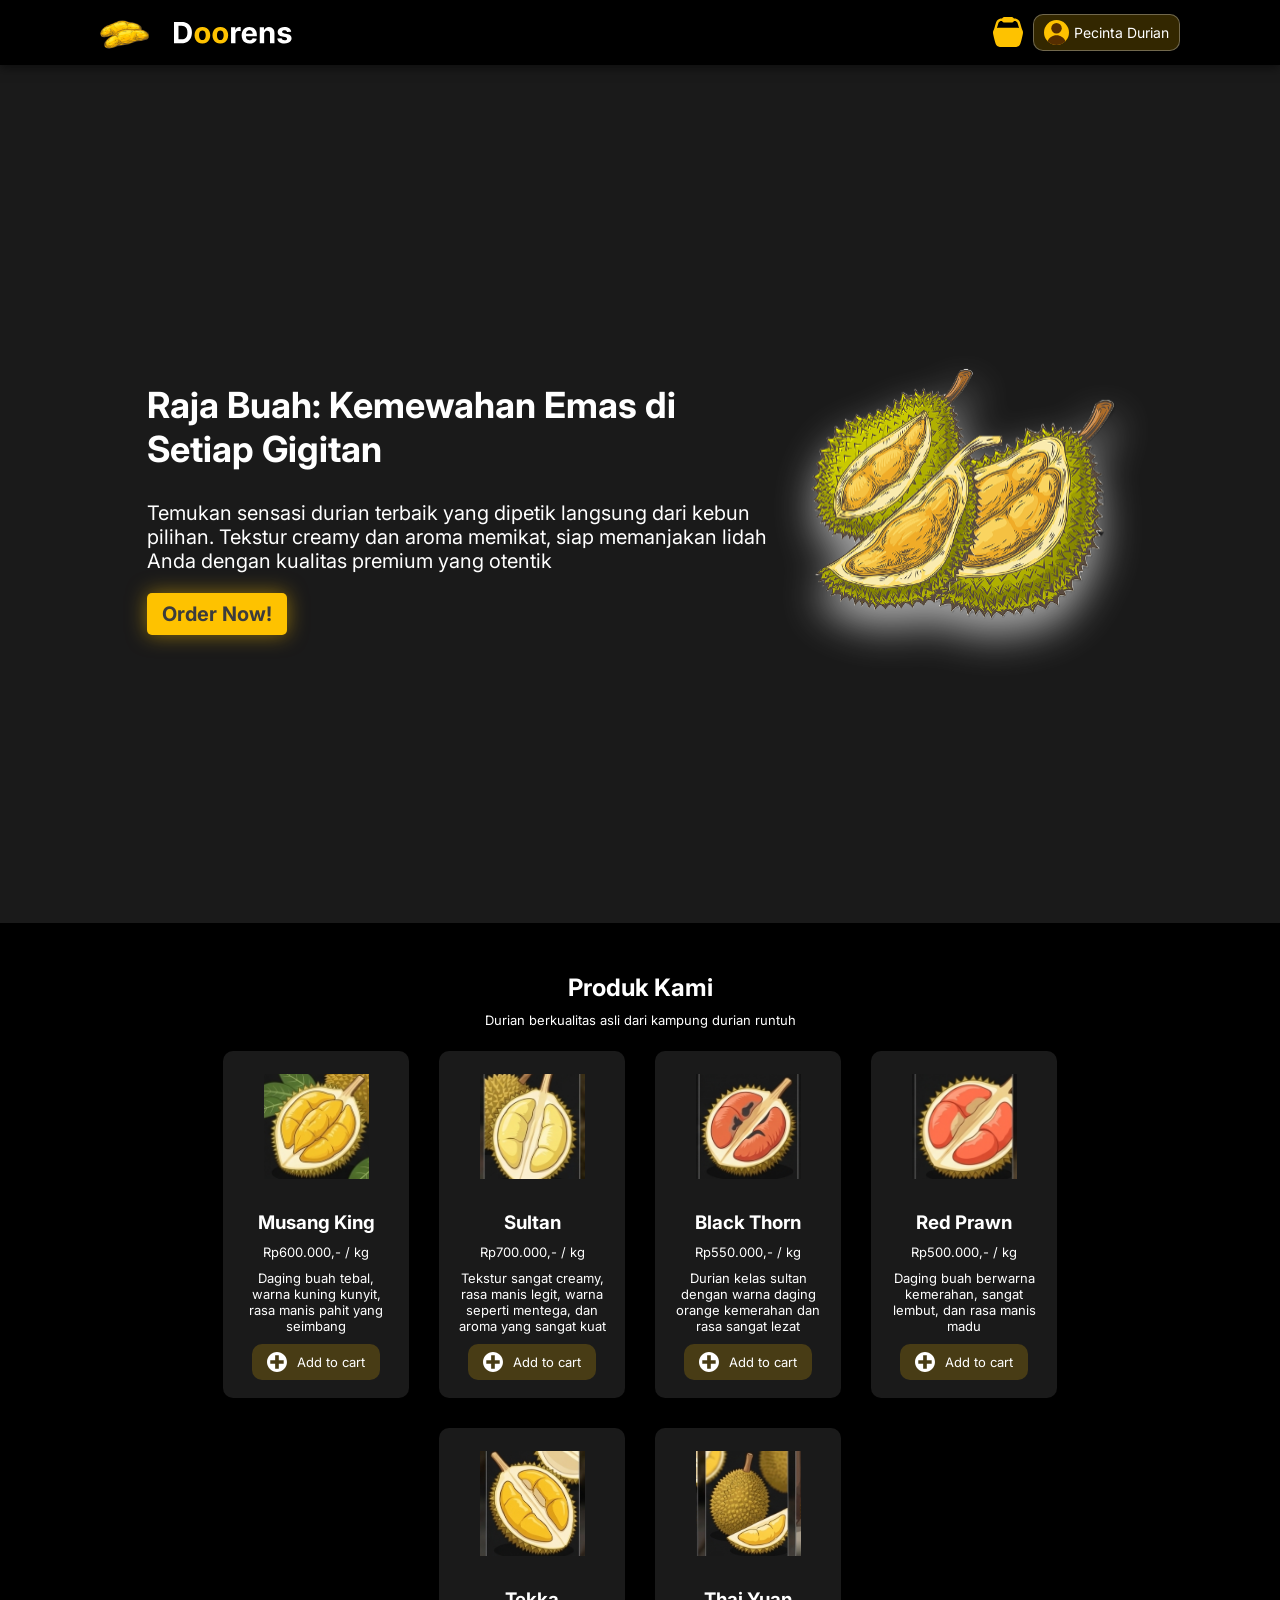
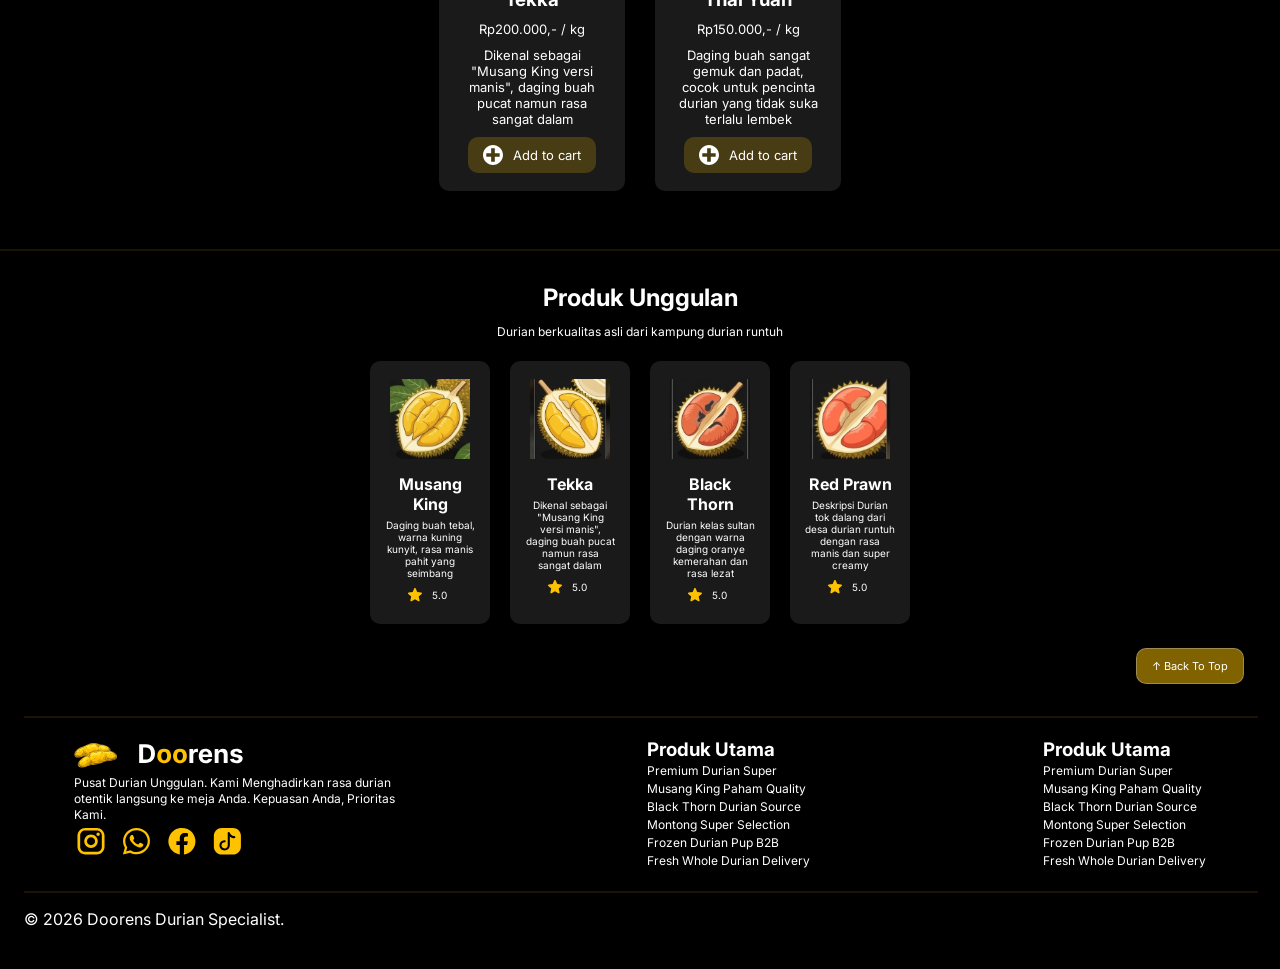
<file: index.html>
<!DOCTYPE html>
<html lang="en">
<head>
    <meta charset="UTF-8">
    <meta name="viewport" content="width=device-width, initial-scale=1.0">
    <title>Dashboard</title>
    <link rel="stylesheet" href="./css/style.css">
    <link rel="preconnect" href="https://fonts.googleapis.com">
    <link rel="preconnect" href="https://fonts.gstatic.com" crossorigin>
    <link href="https://fonts.googleapis.com/css2?family=Inter:wght@100..900&display=swap" rel="stylesheet">
    <link rel="icon" type="image/png" href="./assets/logo-doorens-notext.svg">
    <link rel="shortcut icon" href="favicon.ico" type="image/x-icon">
</head>
<body>
    <header>
        <nav>
            <a href="#" class="anchor-dashboard">
                <div class="nav-logo">
                    <img src="./assets/nav-logo-doorens.svg" alt="Doorens's Logo" class="doorens-image">
                </div>
            </a>
            <div class="nav-right">
                <div class="cart-logo">
                    <img src="./assets/v-keranjang.svg" alt="cart" class="cart-image">
                </div>
                <a href="./pages/profile.html" class="anchor-profile">
                    <div class="profile-container-dashboard">
                        <div class="profile-button">
                            <img src="./assets/logo-profil.svg" alt="profile's logo" class="profile-image">
                            <p>Pecinta Durian</p>
                        </div>
                    </div>
                </a>
            </div>
        </nav>
    </header>

    <main>
        <section class="hero">
            <div class="hero-container">
                <div class="img-desc-hero">
                    <div class="text-button-hero">
                        <div class="text-hero">
                            <h1>Raja Buah: Kemewahan Emas di Setiap Gigitan</h1>
                            <p>Temukan sensasi durian terbaik yang dipetik langsung dari kebun pilihan. Tekstur creamy dan aroma memikat, siap memanjakan lidah Anda dengan kualitas premium yang otentik</p>
                        </div>
                        <a href="#produk-kami">            
                            <div class="button hero-button">
                                <p>Order Now!</p>
                            </div>
                        </a>
                    </div>
                    <div class="hero-image">
                        <img src="./assets/durian-hero.svg" alt="Durian" class="durian-hero">
                    </div>
                </div>
            </div>
        </section>

        <section class="produk-kami-container">
            <div class="title-sub">
                <h2 id="produk-kami">Produk Kami</h2>
                <p>Durian berkualitas asli dari kampung durian runtuh</p>
            </div>
            <div class="produk-kami-cards">
                <div class="produk-kami-card">
                    <div class="card-image-produk-kami">
                        <img src="./assets/durian-durian/musang_king.png" alt="Durian Musang King">
                    </div>
                    <div class="text-button-card-produk-kami">
                        <h3>Musang King</h3>
                        <p class="price-card">Rp600.000,- / kg</p>
                        <p class="desc-card-produk-kami">Daging buah tebal, warna kuning kunyit, rasa manis pahit yang seimbang</p>
                        <div class="button card-button">
                            <img src="./assets/v-add.svg" alt="Add Icon">
                            <p>Add to cart</p>
                        </div>
                    </div>
                </div>
                <div class="produk-kami-card">
                    <div class="card-image-produk-kami">
                        <img src="./assets/durian-durian/thai_yuan.png" alt="Durian Sultan">
                    </div>
                    <div class="text-button-card-produk-kami">
                        <h3>Sultan</h3>
                        <p class="price-card">Rp700.000,- / kg</p>
                        <p class="desc-card-produk-kami">Tekstur sangat creamy, rasa manis legit, warna seperti mentega, dan aroma yang sangat kuat</p>
                        <div class="button card-button">
                            <img src="./assets/v-add.svg" alt="Add Icon">
                            <p>Add to cart</p>
                        </div>
                    </div>
                </div>
                <div class="produk-kami-card">
                    <div class="card-image-produk-kami">
                        <img src="./assets/durian-durian/duri_hitam.png" alt="Durian Black Thorn">
                    </div>
                    <div class="text-button-card-produk-kami">
                        <h3>Black Thorn</h3>
                        <p class="price-card">Rp550.000,- / kg</p>
                        <p class="desc-card-produk-kami">Durian kelas sultan dengan warna daging orange kemerahan dan rasa sangat lezat</p>
                        <div class="button card-button">
                            <img src="./assets/v-add.svg" alt="Add Icon">
                            <p>Add to cart</p>
                        </div>
                    </div>
                </div>
                <div class="produk-kami-card">
                    <div class="card-image-produk-kami">
                        <img src="./assets/durian-durian/durian-merah.png" alt="Durian Red Prawn">
                    </div>
                    <div class="text-button-card-produk-kami">
                        <h3>Red Prawn</h3>
                        <p class="price-card">Rp500.000,- / kg</p>
                        <p class="desc-card-produk-kami">Daging buah berwarna kemerahan, sangat lembut, dan rasa manis madu</p>
                        <div class="button card-button">
                            <img src="./assets/v-add.svg" alt="Add Icon">
                            <p>Add to cart</p>
                        </div>
                    </div>
                </div>
                <div class="produk-kami-card">
                    <div class="card-image-produk-kami">
                        <img src="./assets/durian-durian/tekka.png" alt="Durian Tekka">
                    </div>
                    <div class="text-button-card-produk-kami">
                        <h3>Tekka</h3>
                        <p class="price-card">Rp200.000,- / kg</p>
                        <p class="desc-card-produk-kami">Dikenal sebagai "Musang King versi manis", daging buah pucat namun rasa sangat dalam</p>
                        <div class="button card-button">
                            <img src="./assets/v-add.svg" alt="Add Icon">
                            <p>Add to cart</p>
                        </div>
                    </div>
                </div>
                <div class="produk-kami-card">
                    <div class="card-image-produk-kami">
                        <img src="./assets/durian-durian/ochee.png" alt="Durian Thai Yuan">
                    </div>
                    <div class="text-button-card-produk-kami">
                        <h3>Thai Yuan</h3>
                        <p class="price-card">Rp150.000,- / kg</p>
                        <p class="desc-card-produk-kami">Daging buah sangat gemuk dan padat, cocok untuk pencinta durian yang tidak suka terlalu lembek</p>
                        <div class="button card-button">
                            <img src="./assets/v-add.svg" alt="Add Icon">
                            <p>Add to cart</p>
                        </div>
                    </div>
                </div>
            </div>
        </section>

        <hr>

        <section class="produk-unggulan-container">
            <div class="title-sub">
                <h2>Produk Unggulan</h2>
                <p>Durian berkualitas asli dari kampung durian runtuh</p>
            </div>
            <div class="produk-unggulan-cards">
                <div class="produk-unggulan-card">
                    <div class="card-image-produk-unggulan">
                        <img src="./assets/durian-durian/musang_king.png" alt="Durian Musang King">
                    </div>
                    <div class="text-button-card-produk-kami-produk-unggulan">
                        <h4>Musang King</h4>
                        <p class="desc-card-produk-unggulan">Daging buah tebal, warna kuning kunyit, rasa manis pahit yang seimbang</p>
                        <div class="rating">
                            <img src="./assets/v-star.svg" alt="star icon">
                            <p>5.0</p>
                        </div>
                    </div>
                </div>
                <div class="produk-unggulan-card">
                    <div class="card-image-produk-unggulan">
                        <img src="./assets/durian-durian/tekka.png" alt="Durian Tekka">
                    </div>
                    <div class="text-button-card-produk-kami-produk-unggulan">
                        <h4>Tekka</h4>
                        <p class="desc-card-produk-unggulan">Dikenal sebagai "Musang King versi manis", daging buah pucat namun rasa sangat dalam</p>
                        <div class="rating">
                            <img src="./assets/v-star.svg" alt="star icon">
                            <p>5.0</p>
                        </div>
                    </div>
                </div>
                <div class="produk-unggulan-card">
                    <div class="card-image-produk-unggulan">
                        <img src="./assets/durian-durian/duri_hitam.png" alt="Durian Black Thorn">
                    </div>
                    <div class="text-button-card-produk-kami-produk-unggulan">
                        <h4>Black Thorn</h4>
                        <p class="desc-card-produk-unggulan">Durian kelas sultan dengan warna daging oranye kemerahan dan rasa lezat</p>
                        <div class="rating">
                            <img src="./assets/v-star.svg" alt="star icon">
                            <p>5.0</p>
                        </div>
                    </div>
                </div>
                <div class="produk-unggulan-card">
                    <div class="card-image-produk-unggulan">
                        <img src="./assets/durian-durian/durian-merah.png" alt="Durian Red Prawn">
                    </div>
                    <div class="text-button-card-produk-kami-produk-unggulan">
                        <h4>Red Prawn</h4>
                        <p class="desc-card-produk-unggulan">Deskripsi Durian tok dalang dari desa durian runtuh dengan rasa manis dan super creamy</p>
                        <div class="rating">
                            <img src="./assets/v-star.svg" alt="star icon">
                            <p>5.0</p>
                        </div>
                    </div>
                </div>
            </div>
        </section>
        <a href="#">
            <div class="wrapper-back-to-top">
                <button id="back-to-top" class="back-to-top" title="Kembali ke atas">
                    <p>&uarr; Back To Top</p>
                </button>
            </div>
        </a>
    </main>
    
    <footer>
        <hr>
        <div class="footer-about-us">
            <div class="footer-up footer-left">
                <div class="doorens-logo-foot">
                    <img src="./assets/nav-logo-doorens.svg" alt="Doorens's Logo">
                </div>
                <div class="desc">
                    <p>Pusat Durian Unggulan. Kami Menghadirkan rasa durian otentik langsung ke meja Anda. Kepuasan Anda, Prioritas Kami.</p>
                </div>
                <div class="socmed">
                    <img src="./assets/sosmed.svg" alt="Social Media Logo">
                </div>
            </div>
            <div class="footer-up footer-mid">
                <h3>Produk Utama</h3>
                <p>Premium Durian Super</p>
                <p>Musang King Paham Quality</p>
                <p>Black Thorn Durian Source</p>
                <p>Montong Super Selection</p>
                <p>Frozen Durian Pup B2B</p>
                <p>Fresh Whole Durian Delivery</p>
            </div>
            <div class="footer-up footer-right">
                <h3>Produk Utama</h3>
                <p>Premium Durian Super</p>
                <p>Musang King Paham Quality</p>
                <p>Black Thorn Durian Source</p>
                <p>Montong Super Selection</p>
                <p>Frozen Durian Pup B2B</p>
                <p>Fresh Whole Durian Delivery</p>
            </div>
        </div>
        <hr>
        <div class="footer-down">
            <p>&copy; 2026 Doorens Durian Specialist.</p>
        </div>
    </footer>
</body>
</html>
</file>
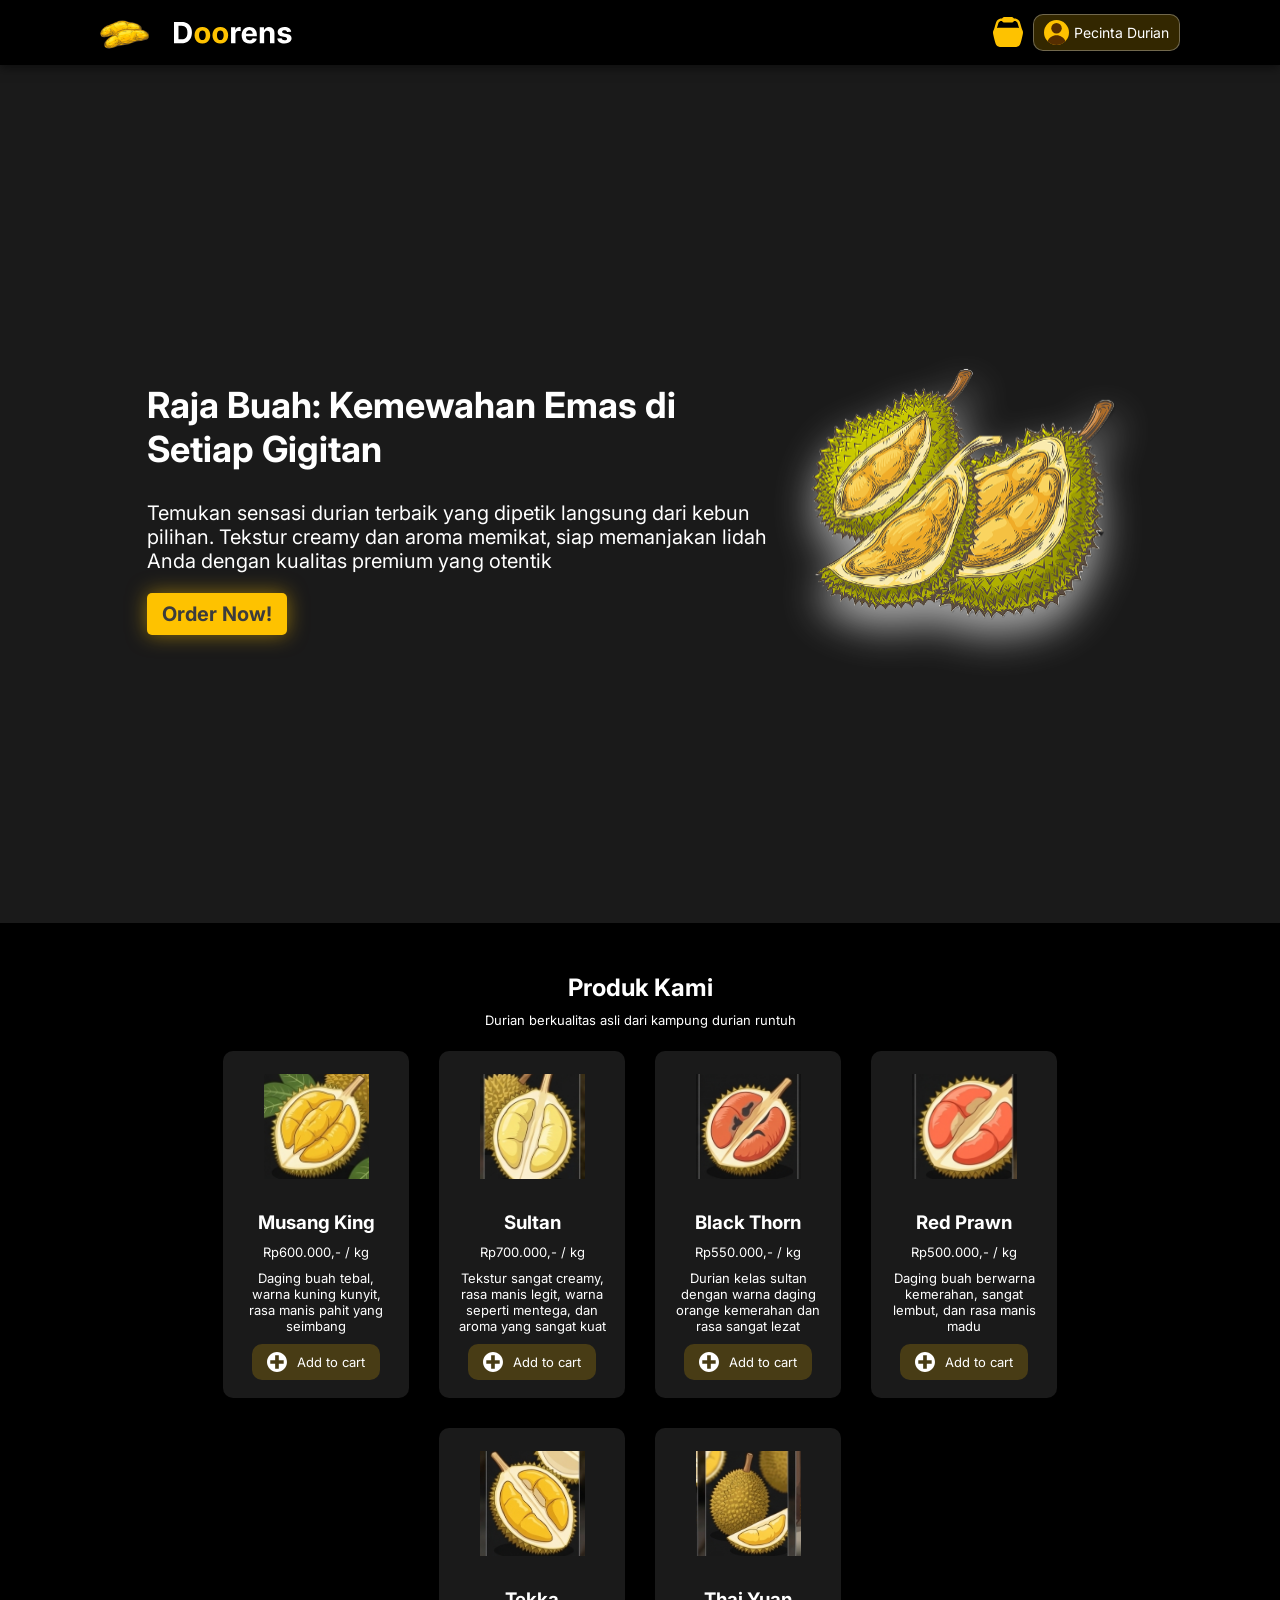
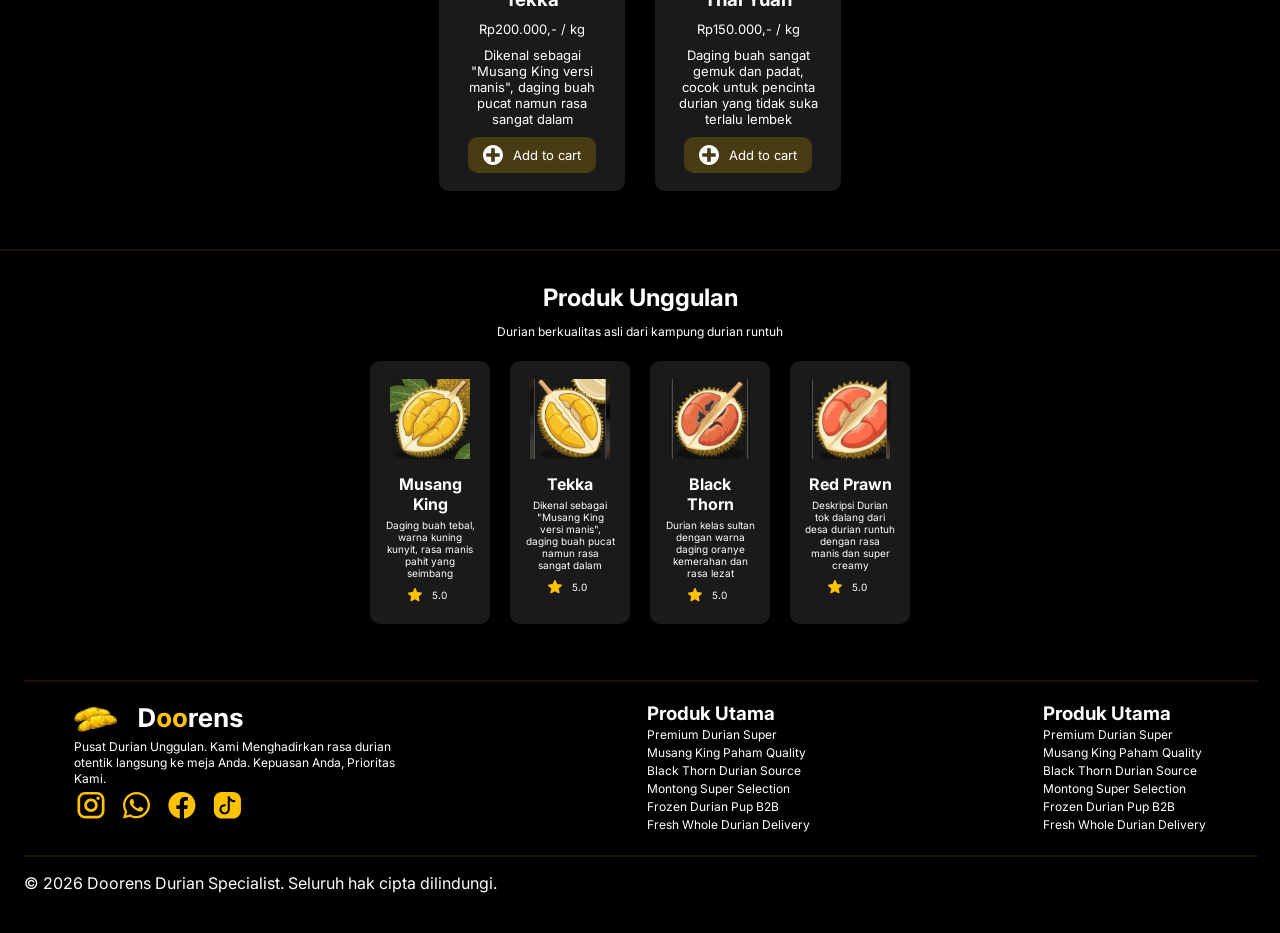
<file: pages/index.html>
<!DOCTYPE html>
<html lang="en">
<head>
    <meta charset="UTF-8">
    <meta name="viewport" content="width=device-width, initial-scale=1.0">
    <title>Dashboard</title>
    <link rel="stylesheet" href="../css/style.css">
    <link rel="preconnect" href="https://fonts.googleapis.com">
    <link rel="preconnect" href="https://fonts.gstatic.com" crossorigin>
    <link href="https://fonts.googleapis.com/css2?family=Inter:wght@100..900&display=swap" rel="stylesheet">
    <link rel="icon" type="image/png" href="../assets/logo-doorens-notext.svg">
    <link rel="shortcut icon" href="favicon.ico" type="image/x-icon">
</head>
<body>
    <header>
        <nav>
            <a href="../pages/index.html" class="anchor-dashboard">
                <div class="nav-logo">
                    <img src="../assets/nav-logo-doorens.svg" alt="Doorens's Logo" class="doorens-image">
                </div>
            </a>
            <div class="nav-right">
                <div class="cart-logo">
                    <img src="../assets/v-keranjang.svg" alt="cart" class="cart-image">
                </div>
                <a href="../pages/profile.html" class="anchor-profile">
                    <div class="profile-container-dashboard">
                        <div class="profile-button">
                            <img src="../assets/logo-profil.svg" alt="profile's logo" class="profile-image">
                            <p>Pecinta Durian</p>
                        </div>
                    </div>
                </a>
            </div>
        </nav>
    </header>

    <main>
        <section class="hero">
            <div class="hero-container">
                <div class="img-desc-hero">
                    <div class="text-button-hero">
                        <div class="text-hero">
                            <h1>Raja Buah: Kemewahan Emas di Setiap Gigitan</h1>
                            <p>Temukan sensasi durian terbaik yang dipetik langsung dari kebun pilihan. Tekstur creamy dan aroma memikat, siap memanjakan lidah Anda dengan kualitas premium yang otentik</p>
                        </div>
                        <div class="button hero-button">
                            <p>Order Now!</p>
                        </div>
                    </div>
                    <div class="hero-image">
                        <img src="../assets/durian-hero.svg" alt="Durian" class="durian-hero">
                    </div>
                </div>
            </div>
        </section>

        <section class="produk-kami-container">
            <div class="title-sub">
                <h2>Produk Kami</h2>
                <p>Durian berkualitas asli dari kampung durian runtuh</p>
            </div>
            <div class="produk-kami-cards">
                <div class="produk-kami-card">
                    <div class="card-image-produk-kami">
                        <img src="../assets/durian-durian/musang_king.png" alt="Durian Musang King">
                    </div>
                    <div class="text-button-card-produk-kami">
                        <h3>Musang King</h3>
                        <p class="price-card">Rp600.000,- / kg</p>
                        <p class="desc-card-produk-kami">Daging buah tebal, warna kuning kunyit, rasa manis pahit yang seimbang</p>
                        <div class="button card-button">
                            <img src="../assets/v-add.svg" alt="Add Icon">
                            <p>Add to cart</p>
                        </div>
                    </div>
                </div>
                <div class="produk-kami-card">
                    <div class="card-image-produk-kami">
                        <img src="../assets/durian-durian/thai_yuan.png" alt="Durian Sultan">
                    </div>
                    <div class="text-button-card-produk-kami">
                        <h3>Sultan</h3>
                        <p class="price-card">Rp700.000,- / kg</p>
                        <p class="desc-card-produk-kami">Tekstur sangat creamy, rasa manis legit, warna seperti mentega, dan aroma yang sangat kuat</p>
                        <div class="button card-button">
                            <img src="../assets/v-add.svg" alt="Add Icon">
                            <p>Add to cart</p>
                        </div>
                    </div>
                </div>
                <div class="produk-kami-card">
                    <div class="card-image-produk-kami">
                        <img src="../assets/durian-durian/duri_hitam.png" alt="Durian Black Thorn">
                    </div>
                    <div class="text-button-card-produk-kami">
                        <h3>Black Thorn</h3>
                        <p class="price-card">Rp550.000,- / kg</p>
                        <p class="desc-card-produk-kami">Durian kelas sultan dengan warna daging orange kemerahan dan rasa sangat lezat</p>
                        <div class="button card-button">
                            <img src="../assets/v-add.svg" alt="Add Icon">
                            <p>Add to cart</p>
                        </div>
                    </div>
                </div>
                <div class="produk-kami-card">
                    <div class="card-image-produk-kami">
                        <img src="../assets/durian-durian/durian-merah.png" alt="Durian Red Prawn">
                    </div>
                    <div class="text-button-card-produk-kami">
                        <h3>Red Prawn</h3>
                        <p class="price-card">Rp500.000,- / kg</p>
                        <p class="desc-card-produk-kami">Daging buah berwarna kemerahan, sangat lembut, dan rasa manis madu</p>
                        <div class="button card-button">
                            <img src="../assets/v-add.svg" alt="Add Icon">
                            <p>Add to cart</p>
                        </div>
                    </div>
                </div>
                <div class="produk-kami-card">
                    <div class="card-image-produk-kami">
                        <img src="../assets/durian-durian/tekka.png" alt="Durian Tekka">
                    </div>
                    <div class="text-button-card-produk-kami">
                        <h3>Tekka</h3>
                        <p class="price-card">Rp200.000,- / kg</p>
                        <p class="desc-card-produk-kami">Dikenal sebagai "Musang King versi manis", daging buah pucat namun rasa sangat dalam</p>
                        <div class="button card-button">
                            <img src="../assets/v-add.svg" alt="Add Icon">
                            <p>Add to cart</p>
                        </div>
                    </div>
                </div>
                <div class="produk-kami-card">
                    <div class="card-image-produk-kami">
                        <img src="../assets/durian-durian/ochee.png" alt="Durian Thai Yuan">
                    </div>
                    <div class="text-button-card-produk-kami">
                        <h3>Thai Yuan</h3>
                        <p class="price-card">Rp150.000,- / kg</p>
                        <p class="desc-card-produk-kami">Daging buah sangat gemuk dan padat, cocok untuk pencinta durian yang tidak suka terlalu lembek</p>
                        <div class="button card-button">
                            <img src="../assets/v-add.svg" alt="Add Icon">
                            <p>Add to cart</p>
                        </div>
                    </div>
                </div>
            </div>
        </section>

        <hr>

        <section class="produk-unggulan-container">
            <div class="title-sub">
                <h2>Produk Unggulan</h2>
                <p>Durian berkualitas asli dari kampung durian runtuh</p>
            </div>
            <div class="produk-unggulan-cards">
                <div class="produk-unggulan-card">
                    <div class="card-image-produk-unggulan">
                        <img src="../assets/durian-durian/musang_king.png" alt="Durian Musang King">
                    </div>
                    <div class="text-button-card-produk-kami-produk-unggulan">
                        <h4>Musang King</h4>
                        <p class="desc-card-produk-unggulan">Daging buah tebal, warna kuning kunyit, rasa manis pahit yang seimbang</p>
                        <div class="rating">
                            <img src="../assets/v-star.svg" alt="star icon">
                            <p>5.0</p>
                        </div>
                    </div>
                </div>
                <div class="produk-unggulan-card">
                    <div class="card-image-produk-unggulan">
                        <img src="../assets/durian-durian/tekka.png" alt="Durian Tekka">
                    </div>
                    <div class="text-button-card-produk-kami-produk-unggulan">
                        <h4>Tekka</h4>
                        <p class="desc-card-produk-unggulan">Dikenal sebagai "Musang King versi manis", daging buah pucat namun rasa sangat dalam</p>
                        <div class="rating">
                            <img src="../assets/v-star.svg" alt="star icon">
                            <p>5.0</p>
                        </div>
                    </div>
                </div>
                <div class="produk-unggulan-card">
                    <div class="card-image-produk-unggulan">
                        <img src="../assets/durian-durian/duri_hitam.png" alt="Durian Black Thorn">
                    </div>
                    <div class="text-button-card-produk-kami-produk-unggulan">
                        <h4>Black Thorn</h4>
                        <p class="desc-card-produk-unggulan">Durian kelas sultan dengan warna daging oranye kemerahan dan rasa lezat</p>
                        <div class="rating">
                            <img src="../assets/v-star.svg" alt="star icon">
                            <p>5.0</p>
                        </div>
                    </div>
                </div>
                <div class="produk-unggulan-card">
                    <div class="card-image-produk-unggulan">
                        <img src="../assets/durian-durian/durian-merah.png" alt="Durian Red Prawn">
                    </div>
                    <div class="text-button-card-produk-kami-produk-unggulan">
                        <h4>Red Prawn</h4>
                        <p class="desc-card-produk-unggulan">Deskripsi Durian tok dalang dari desa durian runtuh dengan rasa manis dan super creamy</p>
                        <div class="rating">
                            <img src="../assets/v-star.svg" alt="star icon">
                            <p>5.0</p>
                        </div>
                    </div>
                </div>
            </div>
        </section>
    </main>
    
    <footer>
        <hr>
        <div class="footer-about-us">
            <div class="footer-up footer-left">
                <div class="doorens-logo-foot">
                    <img src="../assets/nav-logo-doorens.svg" alt="Doorens's Logo">
                </div>
                <div class="desc">
                    <p>Pusat Durian Unggulan. Kami Menghadirkan rasa durian otentik langsung ke meja Anda. Kepuasan Anda, Prioritas Kami.</p>
                </div>
                <div class="socmed">
                    <img src="../assets/sosmed.svg" alt="Social Media Logo">
                </div>
            </div>
            <div class="footer-up footer-mid">
                <h3>Produk Utama</h3>
                <p>Premium Durian Super</p>
                <p>Musang King Paham Quality</p>
                <p>Black Thorn Durian Source</p>
                <p>Montong Super Selection</p>
                <p>Frozen Durian Pup B2B</p>
                <p>Fresh Whole Durian Delivery</p>
            </div>
            <div class="footer-up footer-right">
                <h3>Produk Utama</h3>
                <p>Premium Durian Super</p>
                <p>Musang King Paham Quality</p>
                <p>Black Thorn Durian Source</p>
                <p>Montong Super Selection</p>
                <p>Frozen Durian Pup B2B</p>
                <p>Fresh Whole Durian Delivery</p>
            </div>
        </div>
        <hr>
        <div class="footer-down">
            <p>&copy; 2026 Doorens Durian Specialist. Seluruh hak cipta dilindungi.</p>
        </div>
    </footer>
</body>
</html>
</file>
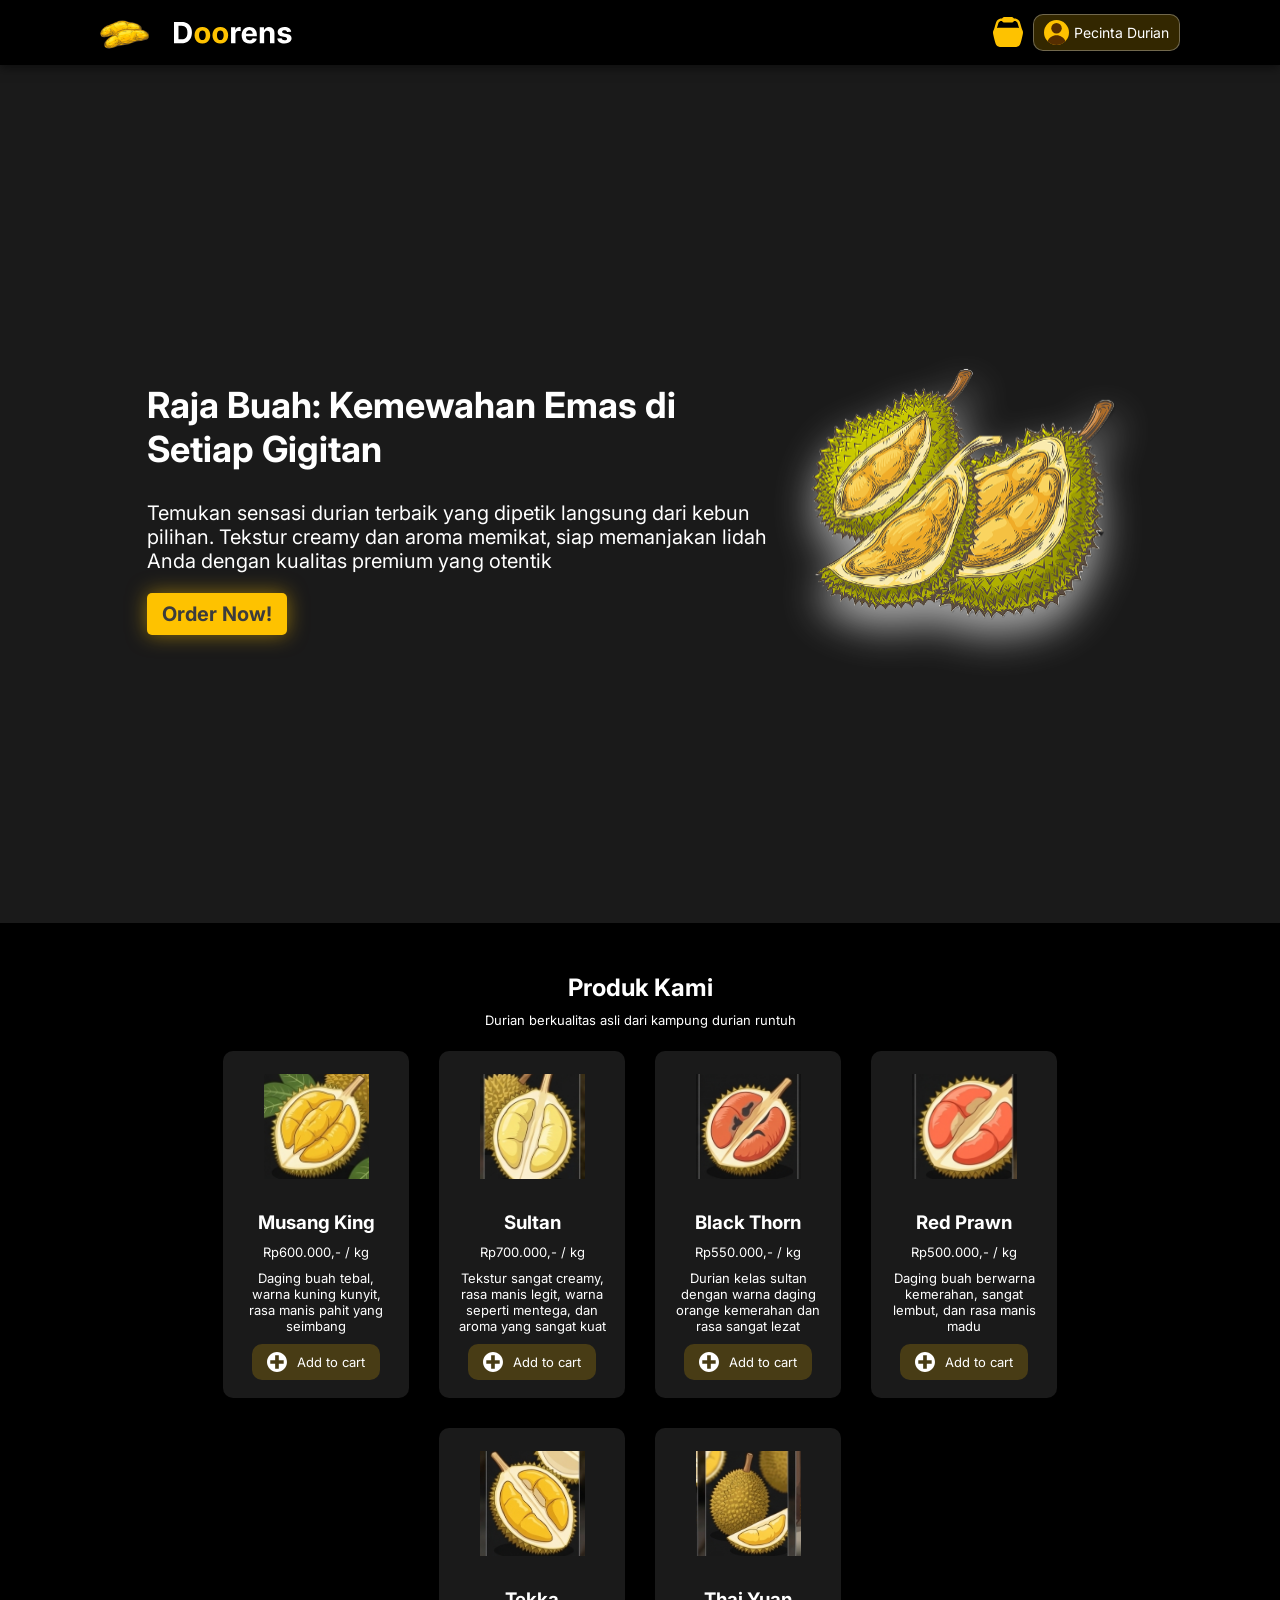
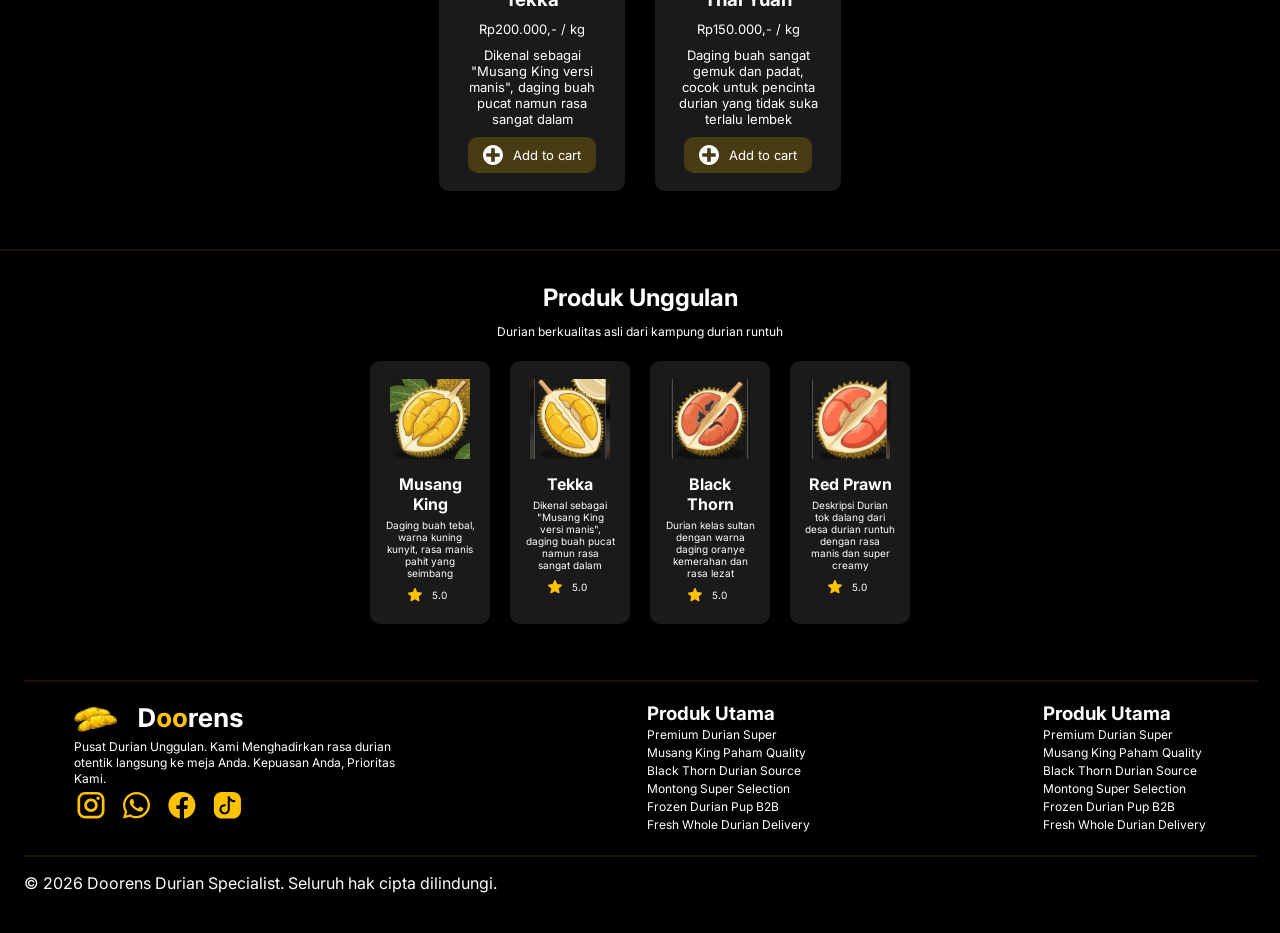
<file: pages/dashboard.html>
<!DOCTYPE html>
<html lang="en">
<head>
    <meta charset="UTF-8">
    <meta name="viewport" content="width=device-width, initial-scale=1.0">
    <title>Dashboard</title>
    <link rel="stylesheet" href="../css/style.css">
    <link rel="preconnect" href="https://fonts.googleapis.com">
    <link rel="preconnect" href="https://fonts.gstatic.com" crossorigin>
    <link href="https://fonts.googleapis.com/css2?family=Inter:wght@100..900&display=swap" rel="stylesheet">
    <link rel="icon" type="image/png" href="../assets/logo-doorens-notext.svg">
    <link rel="shortcut icon" href="favicon.ico" type="image/x-icon">
</head>
<body>
    <header>
        <nav>
            <a href="../pages/dashboard.html" class="anchor-dashboard">
                <div class="nav-logo">
                    <img src="../assets/nav-logo-doorens.svg" alt="Doorens's Logo" class="doorens-image">
                </div>
            </a>
            <div class="nav-right">
                <div class="cart-logo">
                    <img src="../assets/v-keranjang.svg" alt="cart" class="cart-image">
                </div>
                <a href="../pages/profile.html" class="anchor-profile">
                    <div class="profile-container-dashboard">
                        <div class="profile-button">
                            <img src="../assets/logo-profil.svg" alt="profile's logo" class="profile-image">
                            <p>Pecinta Durian</p>
                        </div>
                    </div>
                </a>
            </div>
        </nav>
    </header>

    <main>
        <section class="hero">
            <div class="hero-container">
                <div class="img-desc-hero">
                    <div class="text-button-hero">
                        <div class="text-hero">
                            <h1>Raja Buah: Kemewahan Emas di Setiap Gigitan</h1>
                            <p>Temukan sensasi durian terbaik yang dipetik langsung dari kebun pilihan. Tekstur creamy dan aroma memikat, siap memanjakan lidah Anda dengan kualitas premium yang otentik</p>
                        </div>
                        <div class="button hero-button">
                            <p>Order Now!</p>
                        </div>
                    </div>
                    <div class="hero-image">
                        <img src="../assets/durian-hero.svg" alt="Durian" class="durian-hero">
                    </div>
                </div>
            </div>
        </section>

        <section class="produk-kami-container">
            <div class="title-sub">
                <h2>Produk Kami</h2>
                <p>Durian berkualitas asli dari kampung durian runtuh</p>
            </div>
            <div class="produk-kami-cards">
                <div class="produk-kami-card">
                    <div class="card-image-produk-kami">
                        <img src="../assets/durian-durian/musang_king.png" alt="Durian Musang King">
                    </div>
                    <div class="text-button-card-produk-kami">
                        <h3>Musang King</h3>
                        <p class="price-card">Rp600.000,- / kg</p>
                        <p class="desc-card-produk-kami">Daging buah tebal, warna kuning kunyit, rasa manis pahit yang seimbang</p>
                        <div class="button card-button">
                            <img src="../assets/v-add.svg" alt="Add Icon">
                            <p>Add to cart</p>
                        </div>
                    </div>
                </div>
                <div class="produk-kami-card">
                    <div class="card-image-produk-kami">
                        <img src="../assets/durian-durian/thai_yuan.png" alt="Durian Sultan">
                    </div>
                    <div class="text-button-card-produk-kami">
                        <h3>Sultan</h3>
                        <p class="price-card">Rp700.000,- / kg</p>
                        <p class="desc-card-produk-kami">Tekstur sangat creamy, rasa manis legit, warna seperti mentega, dan aroma yang sangat kuat</p>
                        <div class="button card-button">
                            <img src="../assets/v-add.svg" alt="Add Icon">
                            <p>Add to cart</p>
                        </div>
                    </div>
                </div>
                <div class="produk-kami-card">
                    <div class="card-image-produk-kami">
                        <img src="../assets/durian-durian/duri_hitam.png" alt="Durian Black Thorn">
                    </div>
                    <div class="text-button-card-produk-kami">
                        <h3>Black Thorn</h3>
                        <p class="price-card">Rp550.000,- / kg</p>
                        <p class="desc-card-produk-kami">Durian kelas sultan dengan warna daging orange kemerahan dan rasa sangat lezat</p>
                        <div class="button card-button">
                            <img src="../assets/v-add.svg" alt="Add Icon">
                            <p>Add to cart</p>
                        </div>
                    </div>
                </div>
                <div class="produk-kami-card">
                    <div class="card-image-produk-kami">
                        <img src="../assets/durian-durian/durian-merah.png" alt="Durian Red Prawn">
                    </div>
                    <div class="text-button-card-produk-kami">
                        <h3>Red Prawn</h3>
                        <p class="price-card">Rp500.000,- / kg</p>
                        <p class="desc-card-produk-kami">Daging buah berwarna kemerahan, sangat lembut, dan rasa manis madu</p>
                        <div class="button card-button">
                            <img src="../assets/v-add.svg" alt="Add Icon">
                            <p>Add to cart</p>
                        </div>
                    </div>
                </div>
                <div class="produk-kami-card">
                    <div class="card-image-produk-kami">
                        <img src="../assets/durian-durian/tekka.png" alt="Durian Tekka">
                    </div>
                    <div class="text-button-card-produk-kami">
                        <h3>Tekka</h3>
                        <p class="price-card">Rp200.000,- / kg</p>
                        <p class="desc-card-produk-kami">Dikenal sebagai "Musang King versi manis", daging buah pucat namun rasa sangat dalam</p>
                        <div class="button card-button">
                            <img src="../assets/v-add.svg" alt="Add Icon">
                            <p>Add to cart</p>
                        </div>
                    </div>
                </div>
                <div class="produk-kami-card">
                    <div class="card-image-produk-kami">
                        <img src="../assets/durian-durian/ochee.png" alt="Durian Thai Yuan">
                    </div>
                    <div class="text-button-card-produk-kami">
                        <h3>Thai Yuan</h3>
                        <p class="price-card">Rp150.000,- / kg</p>
                        <p class="desc-card-produk-kami">Daging buah sangat gemuk dan padat, cocok untuk pencinta durian yang tidak suka terlalu lembek</p>
                        <div class="button card-button">
                            <img src="../assets/v-add.svg" alt="Add Icon">
                            <p>Add to cart</p>
                        </div>
                    </div>
                </div>
            </div>
        </section>

        <hr>

        <section class="produk-unggulan-container">
            <div class="title-sub">
                <h2>Produk Unggulan</h2>
                <p>Durian berkualitas asli dari kampung durian runtuh</p>
            </div>
            <div class="produk-unggulan-cards">
                <div class="produk-unggulan-card">
                    <div class="card-image-produk-unggulan">
                        <img src="../assets/durian-durian/musang_king.png" alt="Durian Musang King">
                    </div>
                    <div class="text-button-card-produk-kami-produk-unggulan">
                        <h4>Musang King</h4>
                        <p class="desc-card-produk-unggulan">Daging buah tebal, warna kuning kunyit, rasa manis pahit yang seimbang</p>
                        <div class="rating">
                            <img src="../assets/v-star.svg" alt="star icon">
                            <p>5.0</p>
                        </div>
                    </div>
                </div>
                <div class="produk-unggulan-card">
                    <div class="card-image-produk-unggulan">
                        <img src="../assets/durian-durian/tekka.png" alt="Durian Tekka">
                    </div>
                    <div class="text-button-card-produk-kami-produk-unggulan">
                        <h4>Tekka</h4>
                        <p class="desc-card-produk-unggulan">Dikenal sebagai "Musang King versi manis", daging buah pucat namun rasa sangat dalam</p>
                        <div class="rating">
                            <img src="../assets/v-star.svg" alt="star icon">
                            <p>5.0</p>
                        </div>
                    </div>
                </div>
                <div class="produk-unggulan-card">
                    <div class="card-image-produk-unggulan">
                        <img src="../assets/durian-durian/duri_hitam.png" alt="Durian Black Thorn">
                    </div>
                    <div class="text-button-card-produk-kami-produk-unggulan">
                        <h4>Black Thorn</h4>
                        <p class="desc-card-produk-unggulan">Durian kelas sultan dengan warna daging oranye kemerahan dan rasa lezat</p>
                        <div class="rating">
                            <img src="../assets/v-star.svg" alt="star icon">
                            <p>5.0</p>
                        </div>
                    </div>
                </div>
                <div class="produk-unggulan-card">
                    <div class="card-image-produk-unggulan">
                        <img src="../assets/durian-durian/durian-merah.png" alt="Durian Red Prawn">
                    </div>
                    <div class="text-button-card-produk-kami-produk-unggulan">
                        <h4>Red Prawn</h4>
                        <p class="desc-card-produk-unggulan">Deskripsi Durian tok dalang dari desa durian runtuh dengan rasa manis dan super creamy</p>
                        <div class="rating">
                            <img src="../assets/v-star.svg" alt="star icon">
                            <p>5.0</p>
                        </div>
                    </div>
                </div>
            </div>
        </section>
    </main>
    
    <footer>
        <hr>
        <div class="footer-about-us">
            <div class="footer-up footer-left">
                <div class="doorens-logo-foot">
                    <img src="../assets/nav-logo-doorens.svg" alt="Doorens's Logo">
                </div>
                <div class="desc">
                    <p>Pusat Durian Unggulan. Kami Menghadirkan rasa durian otentik langsung ke meja Anda. Kepuasan Anda, Prioritas Kami.</p>
                </div>
                <div class="socmed">
                    <img src="../assets/sosmed.svg" alt="Social Media Logo">
                </div>
            </div>
            <div class="footer-up footer-mid">
                <h3>Produk Utama</h3>
                <p>Premium Durian Super</p>
                <p>Musang King Paham Quality</p>
                <p>Black Thorn Durian Source</p>
                <p>Montong Super Selection</p>
                <p>Frozen Durian Pup B2B</p>
                <p>Fresh Whole Durian Delivery</p>
            </div>
            <div class="footer-up footer-right">
                <h3>Produk Utama</h3>
                <p>Premium Durian Super</p>
                <p>Musang King Paham Quality</p>
                <p>Black Thorn Durian Source</p>
                <p>Montong Super Selection</p>
                <p>Frozen Durian Pup B2B</p>
                <p>Fresh Whole Durian Delivery</p>
            </div>
        </div>
        <hr>
        <div class="footer-down">
            <p>&copy; 2026 Doorens Durian Specialist. Seluruh hak cipta dilindungi.</p>
        </div>
    </footer>
</body>
</html>
</file>
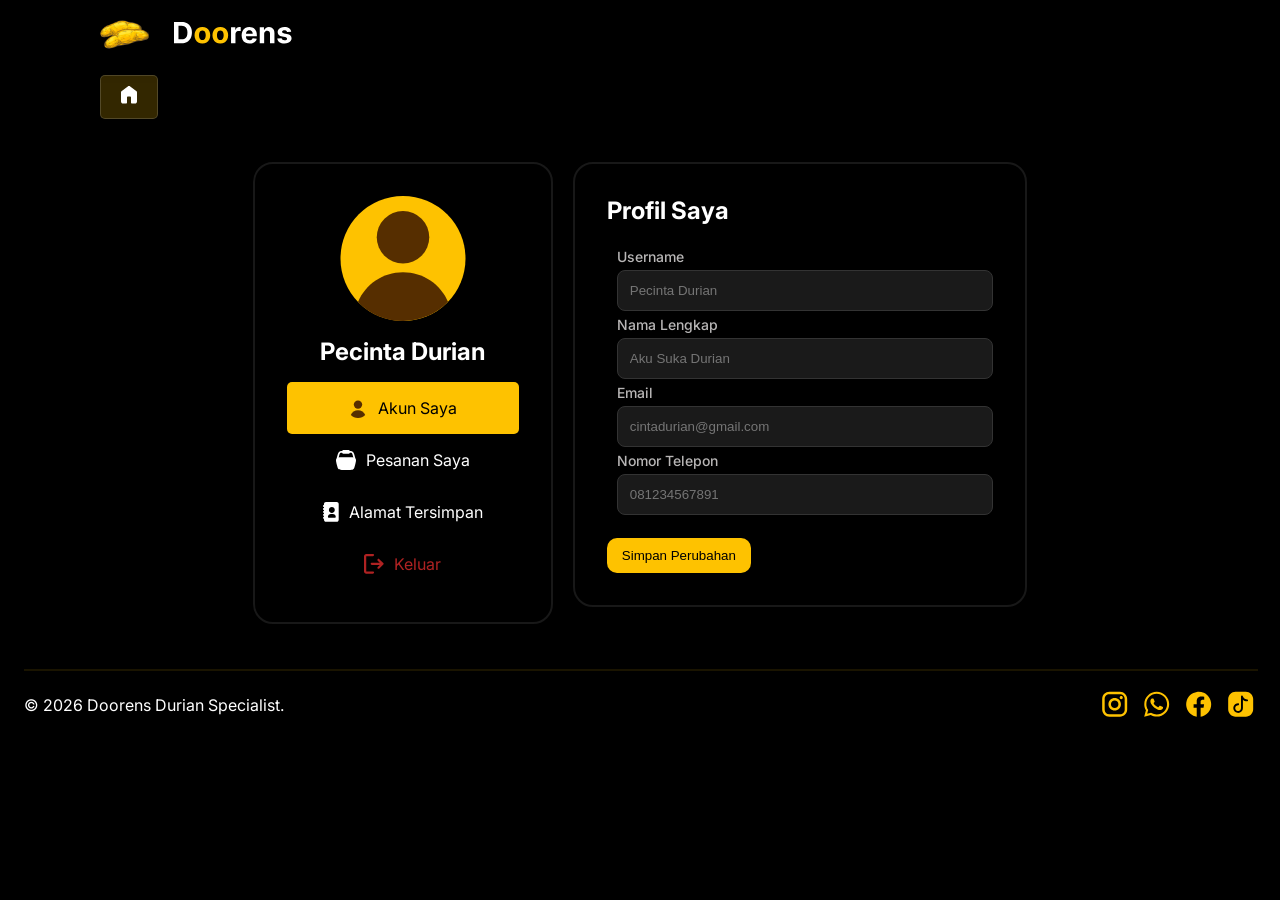
<file: pages/profile.html>
<!DOCTYPE html>
<html lang="en">
<head>
    <meta charset="UTF-8">
    <meta name="viewport" content="width=device-width, initial-scale=1.0">
    <title>Profile Anda</title>
    <link rel="stylesheet" href="../css/style.css">
    <link rel="preconnect" href="https://fonts.googleapis.com">
    <link rel="preconnect" href="https://fonts.gstatic.com" crossorigin>
    <link href="https://fonts.googleapis.com/css2?family=Inter:wght@100..900&display=swap" rel="stylesheet">
    <link rel="icon" type="image/png" href="../assets/logo-doorens-notext.svg">
    <link rel="shortcut icon" href="favicon.ico" type="image/x-icon">
</head>
<body>
    <header>
        <nav class="nav-profile">
            <a href="../index.html" class="anchor-dashboard">
                <div class="nav-logo">
                    <img src="../assets/nav-logo-doorens.svg" alt="Doorens's Logo" class="doorens-image">
                </div>
            </a>
            <div class="nav-right">
                <div class="cart-logo">
                    <img src="../assets/v-keranjang.svg" alt="cart" class="cart-image">
                </div>
                <a href="../pages/profile.html" class="anchor-profile">
                    <div class="profile-container-dashboard">
                        <div class="profile-button">
                            <img src="../assets/logo-profil.svg" alt="profile's logo" class="profile-image">
                            <p>Pecinta Durian</p>
                        </div>
                    </div>
                </a>
            </div>
        </nav>
    </header>

    <main>
        <section class="profile">
            <div class="wrapper-back-to-home">
            <a href="../index.html"class="anchor-to-home">
                    <div class="back-to-home">
                        <img src="../assets/v-home.svg" alt="Home">
                    </div>
                </a>
            </div>
            <div class="profile-page">
                <div class="profile-menu-container">
                    <div class="head-profile-menu">
                        <img src="../assets/logo-profil.svg" alt="Logo Profil">
                        <h2>Pecinta Durian</h2>
                    </div>
                    <div class="menu-profile akun-saya active">
                        <img src="../assets/logo-profil.svg" alt="">
                        <p>Akun Saya</p>
                    </div>
                    <div class="menu-profile pesanan-saya">
                        <img src="../assets/v-keranjang-putih.svg" alt="Keranjang">
                        <p>Pesanan Saya</p>
                    </div>
                    <div class="menu-profile alamat">
                        <img src="../assets/v-alamatsvg.svg" alt="alamat">
                        <p>Alamat Tersimpan</p>
                    </div>
                    <div class="menu-profile keluar">
                        <img src="../assets/v-logoutr.svg" alt="logout">
                        <p>Keluar</p>
                    </div>
                </div>
                <div class="profile-form">
                    <form action="">
                        <h1 class="form-title">Profil Saya</h1>
                        <div class="input-form">
                            <div class="form-group">
                                <label for="username">Username</label>
                                <input type="text" id="username" class="input-box-profile" name="username" placeholder="Pecinta Durian">
                            </div>

                            <div class="form-group">
                                <label for="nama_lengkap">Nama Lengkap</label>
                                <input type="text" id="nama_lengkap" class="input-box-profile" name="nama_lengkap" placeholder="Aku Suka Durian">
                            </div>

                            <div class="form-group">
                                <label for="email">Email</label>
                                <input type="email" id="email" class="input-box-profile" name="email" placeholder="cintadurian@gmail.com">
                            </div>

                            <div class="form-group">
                                <label for="no_telp">Nomor Telepon</label>
                                <input type="tel" id="no_telp" class="input-box-profile" name="no_telp" placeholder="081234567891">
                            </div>
                        </div>
                        <button type="submit" class="button-save-profile">Simpan Perubahan</button>
                    </form>
                </div>
            </div>
        </section>
    </main>
    
    <footer>
        <hr>
        <div class="footer-profile footer-down">
            <p>&copy; 2026 Doorens Durian Specialist.</p>
            <img src="../assets/sosmed.svg" alt="">
        </div>
    </footer>
</body>
</html>
</file>
<file: css/style.css>
html {
    scroll-behavior: smooth;
}

p, h1, h2, h3, h4, h5, h6, legend, label {
    color: #fff;
    font-family: "Inter", sans-serif;
}

body {
    background-color: #000;
    margin: 0px;
}

nav {
    background-color: #000  ;
    padding: 12px 100px;
    display: flex;
    top: 0;
    left: 0;
    right: 0;
    position: fixed;
    align-items: center;
    justify-content: space-between;
    height: 40px;
    box-shadow: 0 4px 10px rgba(0, 0, 0, 0.5);
}

a {
    text-decoration: none;
}

.nav-logo, .cart-logo, .nav-right{
    display: flex;
    height: 100%;
    justify-content: center;
    align-items: center;
}

.nav-logo, .cart-logo {
    justify-content: end;
    align-items: center;
    height: 100%;
    padding: 0;
}

.nav-right {
    gap: 10px;
    justify-content: center;
    align-items: center;
}

.profile-button, .profile-container-dashboard {
    justify-content: center;
    align-items: center;
}

.profile-image {
    height: 25px;
}

.cart-image, .doorens-image {
    height: 35px;
    transition: all 0.3s ease-in-out;
}

.cart-image {
    height: 30px;
    transition: all 0.3s ease-in-out;
}

.anchor-profile {
    text-decoration: none;
    display: block;
    color: inherit;
}

.profile-container-dashboard {
    display: flex;
    justify-content: center;
    align-items: center;
    padding: 5px 10px;
    border-radius: 10px;
    border: 1px solid rgba(255, 255, 255, 0.3);
    margin: 0px;
    background-color: rgba(254, 194, 0, 0.2);
    transition: all 0.3s ease-in-out;
}

.profile-button {
    display: flex;
    gap: 5px;
    height: 100%;
    width: auto;
    transition: all 0.3s ease-in-out;
}

.profile-button > p{
    color: #fff;
    font-size: 14px;
    margin: 0px;
    transition: all 0.3s ease-in-out;
}

hr {
    width: 100%;
    align-self: center;
    border: 0.5px solid rgba(254, 194, 0, 0.1);
}

/* Hero */
.text-hero p, .text-hero h1{
    color: #fff;
}

.hero-container h1 {
    font-size: 40px;
    transition: all 0.3s ease-in-out;
}

.hero-container p {
    font-size: 18px;
    transition: all 0.3s ease-in-out;
}

.hero-container {
    display: flex;
    flex-wrap: nowrap;
    margin: 0;
    margin-top: 65px;
    padding: 24px;
    height: 80vh;
    width: auto;
    justify-content: center;
    align-items: center;
    gap: 20px;
    background-color: #1A1A1A;
    transition: all 0.3s ease-in-out;
}

.hero-image {
    width: 100%;
    max-width: 342px;
    height: auto;
    display: flex;
    justify-content: center;
    align-items: center;
    transition: all 0.3s ease-in-out;
}

.durian-hero {
    width: 100%;
    height: auto;
    filter: drop-shadow(0px 20px 20px rgba(255, 255, 255, 0.627));
    transition: all 0.3s ease-in-out;
}

.hero-button p {
    margin: 0px;
    color: #3c3c3c;
    font-weight: bolder;
    transition: all 0.3s ease-in-out;
}

.hero-button {
    background-color: #FEC200;
    justify-content: center;
    width: fit-content;
    padding: 9px 15px;
    border-radius: 5px;
    box-shadow: 0 0 20px rgba(255, 196, 0, 0.5);
    transition: all 0.3s ease-in-out;
}

.text-button-hero {
    display: flex;
    flex-direction: column;
    justify-content: center;
    align-items: start;
    width: fit-content;
    height: fit-content;
}

.img-desc-hero {
    display: flex;
    display: flex;
    justify-content: center;
    align-items: center;
    max-width: 80%;
    transition: all 0.3s ease-in-out;
}

/* card */
.produk-kami-container {
    display: flex;
    padding: 50px 150px;
    flex-direction: column;
    justify-content: center;
    align-items: center;
    gap: 10px;
    box-sizing: border-box;
    transition: all 0.3s ease-in-out;
}

.produk-kami-cards {
    display: flex;
    flex-wrap: wrap;
    gap: 30px;
    max-width: 900px;
    justify-content: center;
    align-items: stretch;
    transition: all 0.3s ease-in-out;
}

.produk-kami-container p, .produk-kami-container h2, .produk-unggulan-container h2 {
    text-align: center;
    margin-top: 0;
    transition: all 0.3s ease-in-out;
}

.card-image-produk-kami {
    display: flex;
    height: 150px;
    width: 150px;
    justify-content: center;
    align-items: center;
    transition: all 0.3s ease-in-out;
}

.card-image-produk-kami img {
    width: 70%;
    height: auto;
    transition: all 0.3s ease-in-out;
}

.produk-kami-card {
    display: flex;
    flex-direction: column;
    padding: 24px;
    background-color: #1A1A1A;
    width: 150px;
    border-radius: 10px;
    padding: 0 18px 18px 18px;
    gap: 10px;
    transition: all 0.3s ease-in-out;
    justify-content: center;
    align-items: center;
}

.card-button {
    display: flex;
    background-color: rgba(254, 194, 0, 0.2);
    width: fit-content;
    padding: 8px 15px;
    border-radius: 10px;
    gap: 10px;
    justify-content: center;
    align-items: center;
    transition: all 0.3s ease-in-out;
}

.text-button-card-produk-kami {
    display: flex;
    flex-direction: column;
    justify-content: center;
    align-items: center;
    text-align: center;
    gap: 10px;
}

.text-button-card-produk-kami h3, .text-button-card-produk-kami p {
    padding: 0px;
    margin: 0px;
}

.desc-card {
    font-size: 12px;
    transition: all 0.3s ease-in-out;
}

.price-card {
    font-size: 13px;
    transition: all 0.3s ease-in-out;
}

.produk-kami-container h2,
.produk-unggulan-container h2 {
    margin-bottom: 10px;
}

.produk-kami-container p {
    font-size: 13px;
    transition: all 0.3s ease-in-out;
}

.price-card {
    font-size: 14px;
    transition: all 0.3s ease-in-out;
}

.produk-unggulan-container p {
    font-size: 12px;
    transition: all 0.3s ease-in-out;
}

.rating {
    font-size: 13px;
    transition: all 0.3s ease-in-out;
}

/* produk unggulan */
.produk-unggulan-card {
    display: flex;
    flex-direction: column;
    background-color: #1A1A1A;
    width: 100px;
    border-radius: 10px;
    padding: 18px 10px 18px 10px;
    gap: 10px;
    margin: 0;
    transition: all 0.3s ease-in-out;
}

.produk-unggulan-cards {
    display: flex;
    flex-wrap: wrap;
    justify-content: center;
    align-items: stretch;
    gap: 20px;
    height: 100%;
    width: fit-content;
}

.produk-unggulan-container {
    display: flex;
    flex-direction: column;
    justify-content: center;
    align-items: center;
    text-align: center;
    padding: 24px 20px;
    gap: 10px;
    transition: all 0.3s ease-in-out;
}

.card-image-produk-unggulan {
    display: flex;
    width: 100%;
    height: auto;
    justify-content: center;
    align-items: center;
}

.card-image-produk-unggulan img {
    width: 80%;
    height: auto;
    transition: all 0.3s ease-in-out;

}

.text-button-card-produk-kami-produk-unggulan p {
    font-size: 10px;
    transition: all 0.3s ease-in-out;
}

.text-button-card-produk-kami-produk-unggulan h4, .text-button-card-produk-kami-produk-unggulan p {
    margin: 5px;
    transition: all 0.3s ease-in-out;
}

.rating {
    display: flex;
    gap: 5px;
    justify-content: center;
    align-items: center;
    margin-top: 5px;
    transition: all 0.3s ease-in-out;
}

.desc-card-produk-unggulan {
    margin: 0;
}

.wrapper-back-to-top {
    display: flex;
    justify-content: end;
    margin-bottom: 0;
    position: sticky;
}

.back-to-top p {
    margin: 0;
    font-size: 11px;
}

.back-to-top {
    padding: 10px 15px;
    background-color: rgba(255, 196, 0, 0.5);
    border-radius: 10px;
    border: 1px solid #cacaca64;
    cursor: pointer;
    margin-right: 36px;
}

/* footer */
footer {
    padding: 24px;
}

.footer-about-us {
    display: flex;
    justify-content: space-between;
    align-items: stretch;
    margin: 0 50px;
    padding: 12px 0;
    transition: all 0.3s ease-in-out;
}

.footer-about-us p {
    margin: 2px 0;
    line-height: 1rem;
    font-size: 12px;
    transition: all 0.3s ease-in-out;
}

.footer-about-us h3 {
    margin: 0;
}

.footer-up {
    max-width: 30%;
    justify-content: start;
}

.footer-left {
    display: flex;
    flex-direction: column;
}

.footer-left img {
    width: 50%;
    height: auto;
}

.footer-profile {
    display: flex;
    justify-content: space-between;
    align-items: center;
}

.footer-profile > img {
    height: 50%;
    width: auto;
}

.doorens-logo {
    width: fit-content;
}

/* Profile */
.profile {
    display: flex;
    flex-direction: column;
    justify-self: center;
    align-items: center;
    margin-top: 65px;
    width: 100%;
}

.back-to-home {
    padding: 10px 20px;
    background-color: rgba(254, 194, 0, 0.2);
    border-radius: 5px;
    border: 1px solid #ffffff28;
}

.wrapper-back-to-home {
    align-self: flex-start;
    padding: 10px 20px 30px 100px;
    padding-top: 10px;
}

.anchor-to-home {
    align-self: start;
}

.profile-page {
    display: flex;
    flex-wrap: wrap;
    justify-content: center;
    align-items: stretch;
    gap: 20px;
    max-width: 800px;
    min-width: 0;
    max-height: fit-content;
    border-radius: 20px;
    padding: 1%;
    width: 90vw;
    box-sizing: border-box;
}

.profile-menu-container {
    display: flex;
    flex-direction: column;
    width: 100%;
    height: 100%;
    border: 2px solid rgba(121, 121, 119, 0.2);
    max-width: 300px;
    min-width: 200px;
    padding: 2rem;
    box-sizing: border-box;
    border-radius: 20px;
}

.profile-form {
    display: flex;
    flex-direction: column;
    border-radius: 20px;
    justify-content: center;
    align-items: stretch;
    border: 2px solid rgba(121, 121, 119, 0.2);
    box-sizing: border-box;
    padding: 2rem;
    min-width: 300px;
    height: 100%;
    flex: 1;
    max-width: 900px;
    box-sizing: border-box;
}

form {
    display: flex;
    flex-direction: column;
    flex: 1;
    width: 100%;
    height: auto;
    box-sizing: border-box;
    gap: 23px;
}

.input-form {
    display: flex;
    flex-direction: column;
    justify-content: start;
    align-items: stretch;
    height: 100%;
    width: 100%;
    padding-left: 10px;
    box-sizing: border-box;
}
.menu-profile {
    display: flex;
    gap: 10px;
    justify-content: center;
    align-items: center;
    border-radius: 5px;
}

.menu-profile > img {
    height: 20px;
}

.head-profile-menu {
    display: flex;
    flex-direction: column;
    justify-content: center;
    text-align: center;
    flex-basis: 30%;
    min-height: 150px;
}

.head-profile-menu h2 {
    margin: 1rem 0;
}

.head-profile-menu img {
    height: 125px;
    max-height: 125px;
}

.button-save-profile {
    padding: 10px 15px;
    width: fit-content;
    height: fit-content;
    border-radius: 10px;
    border: none;
    background-color: #FEC200;
}

.profile-form h1 {
    margin: 0;
}

.menu-profile.active {
    background-color: #FEC200;
}

.menu-profile.active p {
    color: #000;
}

.menu-profile.keluar p {
    color: #AF2222;
}

.nav-profile .nav-right {
    display: none;
}

.input-form {
    display: flex;
    flex-direction: column;
    gap: 5px;
}

.form-group {
    display: flex;
    flex-direction: column;
    gap: 5px;
}

.form-group label {
    font-size: 14px;
    font-weight: 500;
    color: #b8b6b6;
}

.input-box-profile {
    width: 100%;
    padding: 12px;
    border: 1px solid #333;
    border-radius: 8px;
    background-color: #1a1a1a;
    color: white;
    box-sizing: border-box;
}

@media (max-width: 1440px) {
    .img-desc-hero p {
        font-size: 20px;
        transition: all 0.3s ease-in-out;
    }

    .img-desc-hero h1 {
        font-size: 36px;
        transition: all 0.3s ease-in-out;
    }

    .hero-container {
        height: 90vh;
    }

    .hero-image img {
        width: 90%;
        height: auto;
        transition: all 0.3s ease-in-out;
    }
}

@media (max-width: 1024px){
    nav {
        padding: 12px 72px;
        transition: all 0.3s ease-in-out;
    }

    .back-to-top {
        margin-right: 72px;
    }
    

    .wrapper-back-to-home  {
        padding-left: 72px;
    }
    
    .hero-container h1 {
        font-size: 34px;
        transition: all 0.3s ease-in-out;
    }

    .hero-container p {
        font-size: 16px;
        transition: all 0.3s ease-in-out;
    }
    
    .hero-container {
        display: flex;
        height: auto;
        justify-content: center;
        align-items: center;
        text-align: start;
        height: 90vh;
    }

    .produk-kami-container {
        padding: 24px 20px;
        transition: all 0.3s ease-in-out;
    }

    .produk-kami-card {
        width: 125px;
        transition: all 0.3s ease-in-out;
    }

    .produk-kami-card p {
        font-size: 12px;
        transition: all 0.3s ease-in-out;
    }

    .card-button p {
        font-size: 12px;
        transition: all 0.3s ease-in-out;
    }

    .card-button img {
        font-size: 10px;
        transition: all 0.3s ease-in-out;
    }

    .footer-down p {
        font-size: 13px;
        transition: all 0.3s ease-in-out;
    }

    .footer-about-us p {
        margin: 0;
        font-size: 10px;
        transition: all 0.3s ease-in-out;
    }

    .footer-about-us h3 {
        font-size: 14px;
        transition: all 0.3s ease-in-out;
    }

    .produk-kami-container p {
        font-size: 12px;
    }

    .price-card {
        font-size: 15px;
    }

    .produk-unggulan-container p {
        font-size: 11px;
    }

    .rating {
        font-size: 14px;
    }
}

@media (max-width: 703px) {
    .profile-menu-container {
        max-width: 100%;
    }

    .profile-menu-container,
    .profile-form {
        margin: 0 20px;
    }
}

@media (max-width: 768px) {
    nav {
        height: 30px;
        padding: 12px 50px;
        transition: all 0.3s ease-in-out;
    }

    .back-to-top {
        margin-right: 50px;
    }

    .back-to-home {
        transition: all 0.3s ease-in-out;
    }

    .wrapper-back-to-home  {
        padding-left: 50px;
    }

    .profile-image {
        height: 28px;
        transition: all 0.3s ease-in-out;
    }

    .nav-right {
        gap: 15px;
    }

    .cart-image, .doorens-image {
        height: 30px;
        transition: all 0.3s ease-in-out;
    }

    .cart-image {
        display: block;
        height: 25px;
        transition: all 0.3s ease-in-out;
    }

    .profile-container-dashboard p {
        display: none;
    }

    .profile-container-dashboard {
        padding: 0;
        border: none;
        transition: all 0.3s ease-in-out;
    }
    
    .hero-container h1 {
        font-size: 30px;
        transition: all 0.3s ease-in-out;
    }

    .hero-container p {
        font-size: 15px;
        transition: all 0.3s ease-in-out;
    }

    .hero-container {
        display: flex;
        flex-direction: column;
        justify-content: center;
        align-items: center;
        text-align: start;
        height: 85vh;
        margin-top: 55px;
        width: auto;
        transition: all 0.3s ease-in-out;
    }
    
    .img-desc-hero {
        max-width: 85%;
        transition: all 0.3s ease-in-out;
    }

    .produk-kami-card {
        width: 120px;
        transition: all 0.3s ease-in-out;
    }

    .produk-kami-card h3 {
        font-size: 16px;
        transition: all 0.3s ease-in-out;
    }

    .price-card {
        font-size: 12px;
        transition: all 0.3s ease-in-out;
    }

    .desc-card-produk-kami {
        font-size: 10px;
        transition: all 0.3s ease-in-out;
    }

    .card-button {
        font-size: 11px;
        gap: 5px;
        transition: all 0.3s ease-in-out;
    }

    .card-button img {
        width: 19px;
        height: auto;
        transition: all 0.3s ease-in-out;
    }

    .produk-kami-cards {
        gap: 10px;
    }

    .footer-about-us {
        margin: 0 35px;
        transition: all 0.3s ease-in-out;
    }

    .footer-down p {
        font-size: 13px;
        transition: all 0.3s ease-in-out;
    }

    .footer-about-us p {
        margin: 0;
        font-size: 8px;
        transition: all 0.3s ease-in-out;
    }

    .footer-about-us h3 {
        font-size: 13px;
        transition: all 0.3s ease-in-out;
    }

    .footer-left img {
        width: 60%;
        transition: all 0.3s ease-in-out;
    }

    .produk-kami-container h2, 
    .produk-unggulan-container h2 {
        font-size: 20px;
    }

    .produk-kami-container p {
        font-size: 11px;
        transition: all 0.3s ease-in-out;
    }

    .price-card {
        font-size: 12px;
        transition: all 0.3s ease-in-out;
    }

    .produk-unggulan-container p {
        font-size: 9px;
        transition: all 0.3s ease-in-out;
    }

    .rating {
        font-size: 13px;
        transition: all 0.3s ease-in-out;
    }

    .footer-profile p {
        font-size: 12px;
        transition: all 0.3s ease-in-out;
    }

    .footer-profile > img {
        height: 20px;
        width: auto;
        transition: all 0.3s ease-in-out;
    }
}

@media (max-width: 576px) {
    nav {
        padding: 12px 36px;
        transition: all 0.3s ease-in-out;
    }

    .back-to-top {
        margin-right: 36px;
    }

    .back-to-home {
        transition: all 0.3s ease-in-out;
        padding: 8px 18px;
    }

    .wrapper-back-to-home  {
        padding-left: 36px;
    }

    .back-to-home img {
        height: 13px;
    }
    
    .cart-image, .doorens-image {
        height: 25px;
        transition: all 0.3s ease-in-out;
    }

    .hero-container h1 {
        font-size: 25px;
        transition: all 0.3s ease-in-out;
    }
    .hero-container p {
        font-size: 13px;
        transition: all 0.3s ease-in-out;
    }

    .durian-hero {
        max-width: 80%;
        transition: all 0.3s ease-in-out;
    }

    .produk-kami-card {
        width: 120px;
        transition: all 0.3s ease-in-out;
    }

    .produk-unggulan-card h4 {
        font-size: 12px;
        transition: all 0.3s ease-in-out;
    }

    .produk-unggulan-card p {
        font-size: 8px;
        transition: all 0.3s ease-in-out;
    }

    .produk-unggulan-card {
        width: 75px;
        transition: all 0.3s ease-in-out;
    }

    .produk-unggulan-cards {
        gap: 10px;
        transition: all 0.3s ease-in-out;
    }

    footer {
        padding: 12px;
        transition: all 0.3s ease-in-out;
    }

    .footer-down p {
        font-size: 7px;
        transition: all 0.3s ease-in-out;
    }

    .footer-down {
        padding: 0 5px;
    }

    .footer-about-us {
        padding: 6px 0;
    }

    .footer-about-us p {
        margin: 0;
        line-height: 0.7rem;
        font-size: 6px;
        transition: all 0.3s ease-in-out;
        padding: 0;
    }

    .footer-about-us h3 {
        font-size: 14px;
        transition: all 0.3s ease-in-out;
    }

    .produk-kami-container h2, 
    .produk-unggulan-container h2 {
        font-size: 18px;
    }

    .footer-profile > img {
        height: 12px;
        width: auto;
    }
}

@media (max-width: 425px) {
    .cart-image, .doorens-image, .profile-image {
        height: 20px;
        transition: all 0.3s ease-in-out;
    }

    .hero-container h1 {
        font-size: 23px;
        transition: all 0.3s ease-in-out;
    }
    .hero-container p {
        font-size: 13px;
        transition: all 0.3s ease-in-out;
    }

    .produk-kami-card {
        width: 100px;
        transition: all 0.3s ease-in-out;
    }

    .durian-hero {
        max-width: 80%;
        transition: all 0.3s ease-in-out;
    }

    .footer-about-us {
        margin: 0 20px;
        transition: all 0.3s ease-in-out;
    }

    .footer-left img {
        width: 90%;
        transition: all 0.3s ease-in-out;
    }

    .produk-kami-container p {
        font-size: 10px;
    }

    .price-card {
        font-size: 11px;
    }

    .produk-unggulan-container p {
        font-size: 8px;
    }

    .rating {
        font-size: 12px;
    }
}

@media (max-width: 376px) {
    .cart-image, .doorens-image, .profile-image {
        height: 20px;
        transition: all 0.3s ease-in-out;
    }

    .hero-container h1 {
        font-size: 21px;
        padding: 0px;
        transition: all 0.3s ease-in-out;
    }
    .hero-container p {
        font-size: 11px;
        transition: all 0.3s ease-in-out;
    }

    .img-desc-hero {
        max-width: 90%;
        transition: all 0.3s ease-in-out;
    }

    .card-button p {
        font-size: 10px;
    }

    .durian-hero {
        max-width: 80%;
        transition: all 0.3s ease-in-out;
    }

    .produk-kami-card {
        width: 150px;
        transition: all 0.3s ease-in-out;
    }

    .footer-about-us {
        margin: 0 10px;
    }

    .footer-about-us p {
        margin: 0;
        line-height: 0.5rem;
        font-size: 6px;
        transition: all 0.3s ease-in-out;
        padding: 0;
    }

    .footer-about-us h3 {
        font-size: 12px;
        transition: all 0.3s ease-in-out;
    }

    .footer-profile p {
        font-size: 6px;
    }

    .produk-kami-container h2, 
    .produk-unggulan-container h2 {
        font-size: 14px;
    }
}
</file>
